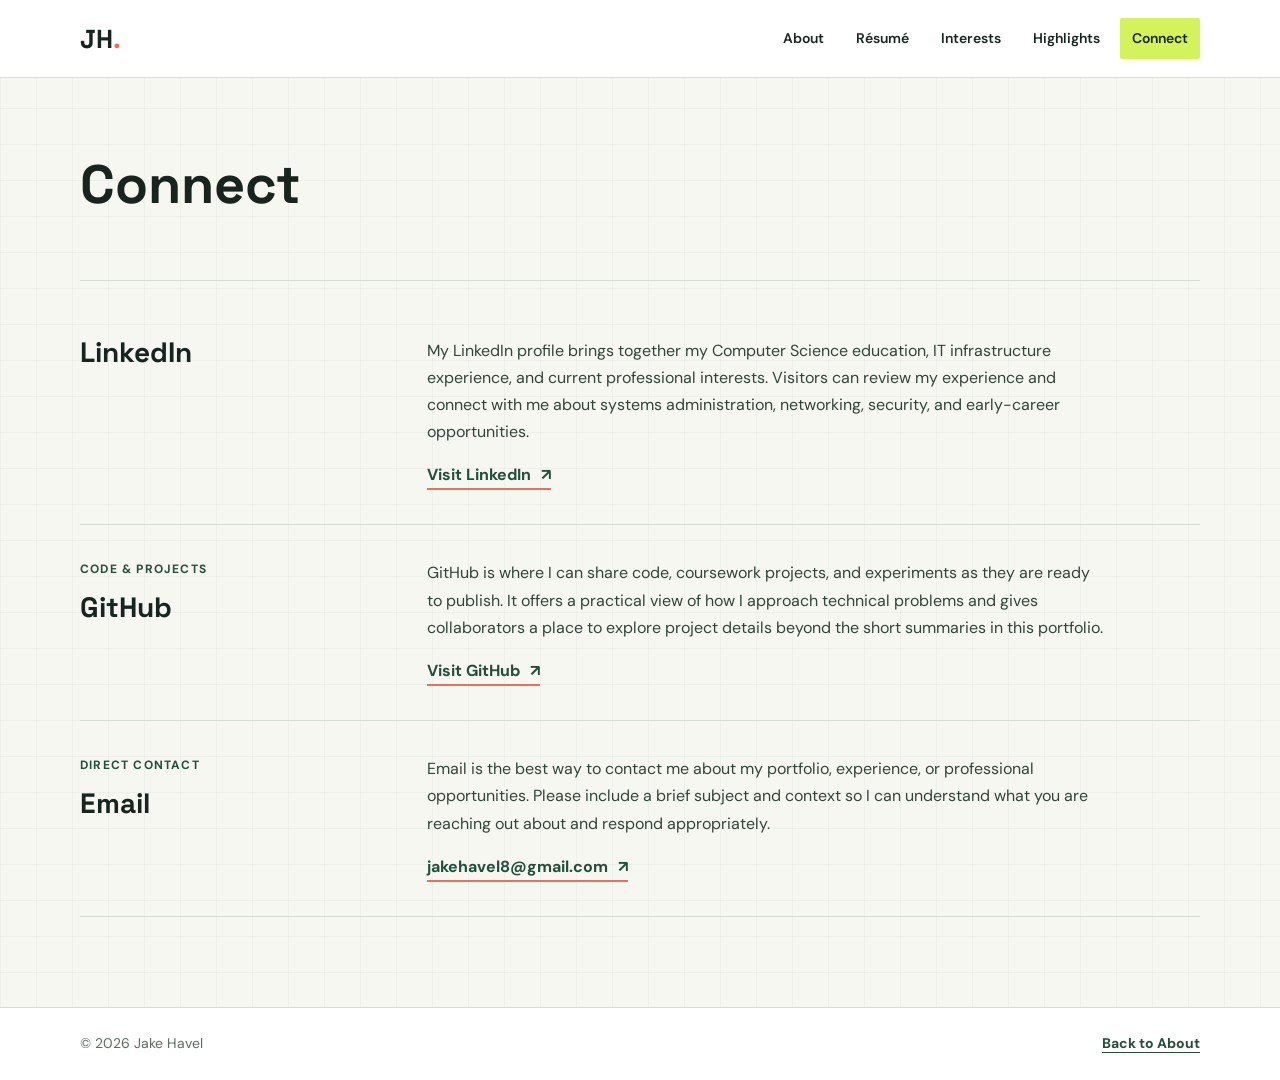
<file: contact.html>
<!DOCTYPE html>
<html lang="en">
<head>
  <meta charset="UTF-8">
  <meta name="viewport" content="width=device-width, initial-scale=1.0">
  <meta name="description" content="Connect with Jake Havel on LinkedIn, GitHub, or by email.">
  <title>Connect | Jake Havel</title>
  <link rel="preconnect" href="https://fonts.googleapis.com">
  <link rel="preconnect" href="https://fonts.gstatic.com" crossorigin>
  <link href="https://fonts.googleapis.com/css2?family=DM+Sans:wght@400;500;600;700&family=Space+Grotesk:wght@500;600;700&display=swap" rel="stylesheet">
  <link rel="stylesheet" href="style.css">
</head>
<body>
  <header class="site-header">
    <a class="wordmark" href="index.html" aria-label="Jake Havel, home">JH<span>.</span></a>
    <nav aria-label="Main navigation">
      <a href="index.html">About</a>
      <a href="resume.html">Résumé</a>
      <a href="interests.html">Interests</a>
      <a href="highlights.html">Highlights</a>
      <a class="active" aria-current="page" href="contact.html">Connect</a>
    </nav>
  </header>

  <main class="page-shell connect-page">
    <section class="page-intro">
      <h1>Connect</h1>
    </section>

    <section class="social-list" aria-label="Professional profiles">
      <article class="social-entry">
        <div><h2>LinkedIn</h2></div>
        <div><p>My LinkedIn profile brings together my Computer Science education, IT infrastructure experience, and current professional interests. Visitors can review my experience and connect with me about systems administration, networking, security, and early-career opportunities.</p><a class="text-link" href="https://www.linkedin.com/in/jake-havel-683056338/" target="_blank" rel="noopener noreferrer">Visit LinkedIn <span aria-hidden="true">↗</span></a></div>
      </article>
      <article class="social-entry">
        <div><p class="eyebrow">Code &amp; projects</p><h2>GitHub</h2></div>
        <div><p>GitHub is where I can share code, coursework projects, and experiments as they are ready to publish. It offers a practical view of how I approach technical problems and gives collaborators a place to explore project details beyond the short summaries in this portfolio.</p><a class="text-link" href="https://github.com/JakeHavel" target="_blank" rel="noopener noreferrer">Visit GitHub <span aria-hidden="true">↗</span></a></div>
      </article>
      <article class="social-entry">
        <div><p class="eyebrow">Direct contact</p><h2>Email</h2></div>
        <div><p>Email is the best way to contact me about my portfolio, experience, or professional opportunities. Please include a brief subject and context so I can understand what you are reaching out about and respond appropriately.</p><a class="text-link" href="mailto:jakehavel8@gmail.com">jakehavel8@gmail.com <span aria-hidden="true">↗</span></a></div>
      </article>
    </section>
  </main>

  <footer class="site-footer"><p>© 2026 Jake Havel</p><a href="index.html">Back to About</a></footer>
</body>
</html>
</file>
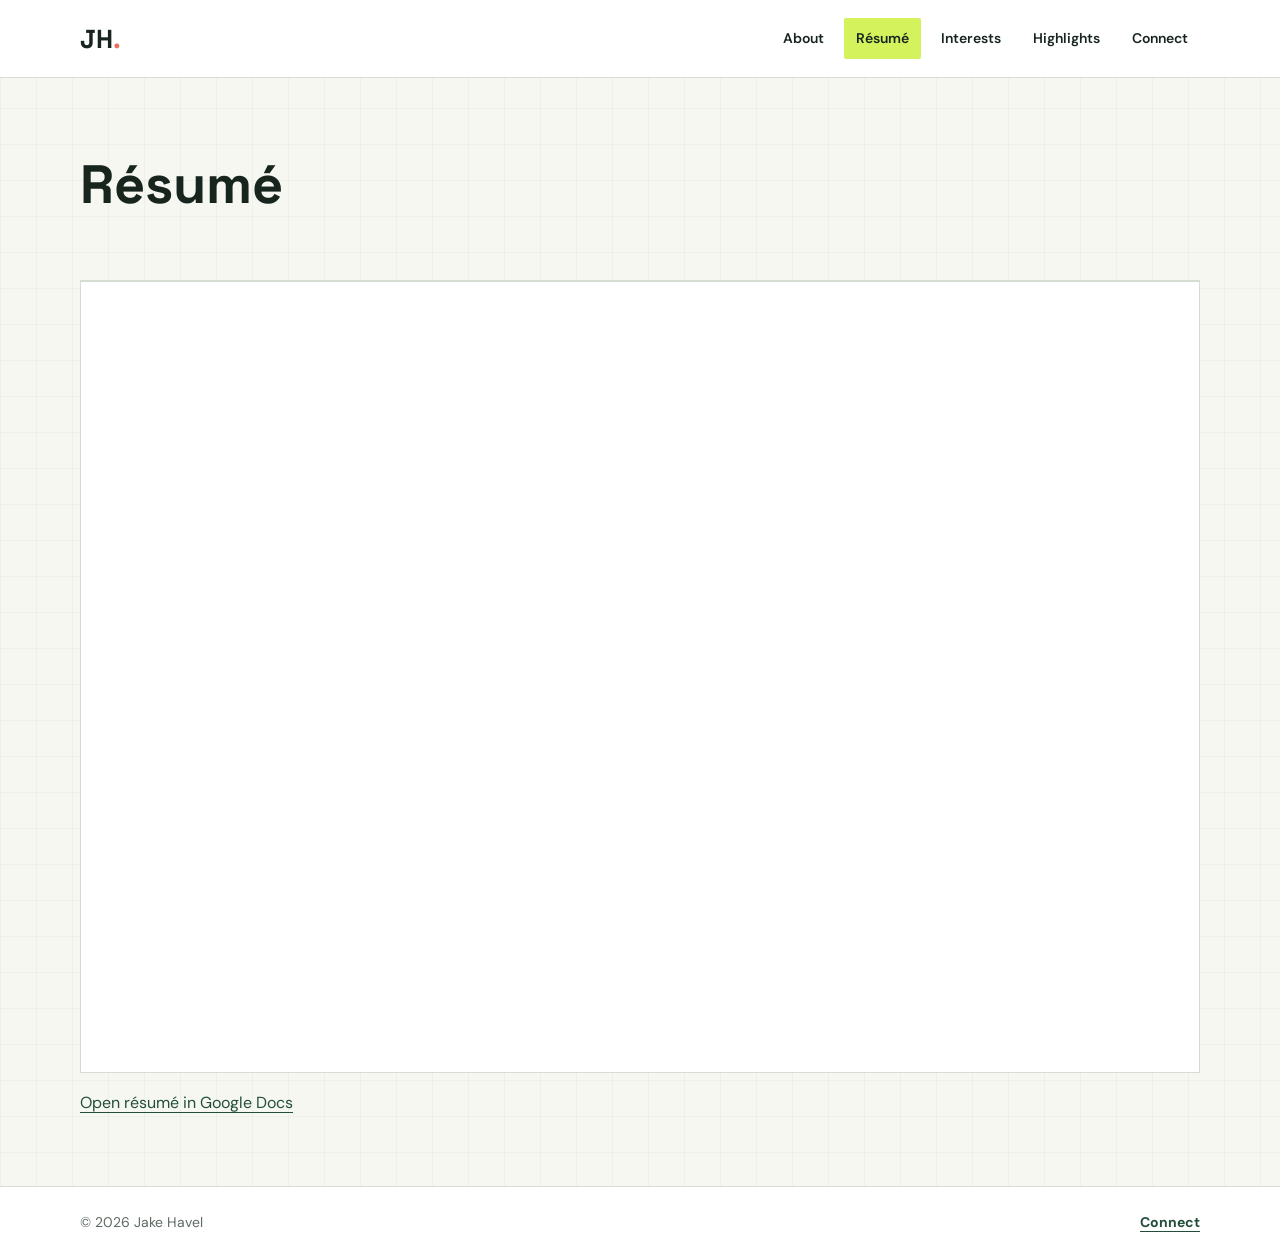
<file: resume.html>
<!DOCTYPE html>
<html lang="en">
<head>
  <meta charset="UTF-8">
  <meta name="viewport" content="width=device-width, initial-scale=1.0">
  <meta name="description" content="Jake Havel's education, experience, projects, and technical skills.">
  <title>Résumé | Jake Havel</title>
  <link rel="preconnect" href="https://fonts.googleapis.com">
  <link rel="preconnect" href="https://fonts.gstatic.com" crossorigin>
  <link href="https://fonts.googleapis.com/css2?family=DM+Sans:wght@400;500;600;700&family=Space+Grotesk:wght@500;600;700&display=swap" rel="stylesheet">
  <link rel="stylesheet" href="style.css">
</head>
<body>
  <header class="site-header">
    <a class="wordmark" href="index.html" aria-label="Jake Havel, home">JH<span>.</span></a>
    <nav aria-label="Main navigation">
      <a href="index.html">About</a>
      <a class="active" aria-current="page" href="resume.html">Résumé</a>
      <a href="interests.html">Interests</a>
      <a href="highlights.html">Highlights</a>
      <a href="contact.html">Connect</a>
    </nav>
  </header>

  <main class="page-shell resume-page">
    <section class="page-intro">
      <h1>Résumé</h1>
    </section>

    <section class="resume-document" aria-label="Embedded résumé document">
      <iframe
        class="resume-document-frame"
        src="https://docs.google.com/document/d/1cO2Wbj4ftQ656hs82rc9WyZBD1hBuZdpDckIMgBZJXk/preview"
        title="Jake Havel résumé"
        loading="lazy"
        allow="autoplay">
      </iframe>
    </section>
    <p class="resume-document-fallback"><a href="https://docs.google.com/document/d/1cO2Wbj4ftQ656hs82rc9WyZBD1hBuZdpDckIMgBZJXk/edit?usp=sharing" target="_blank" rel="noopener noreferrer">Open résumé in Google Docs</a></p>
  </main>

  <footer class="site-footer"><p>© 2026 Jake Havel</p><a href="contact.html">Connect</a></footer>
</body>
</html>
</file>
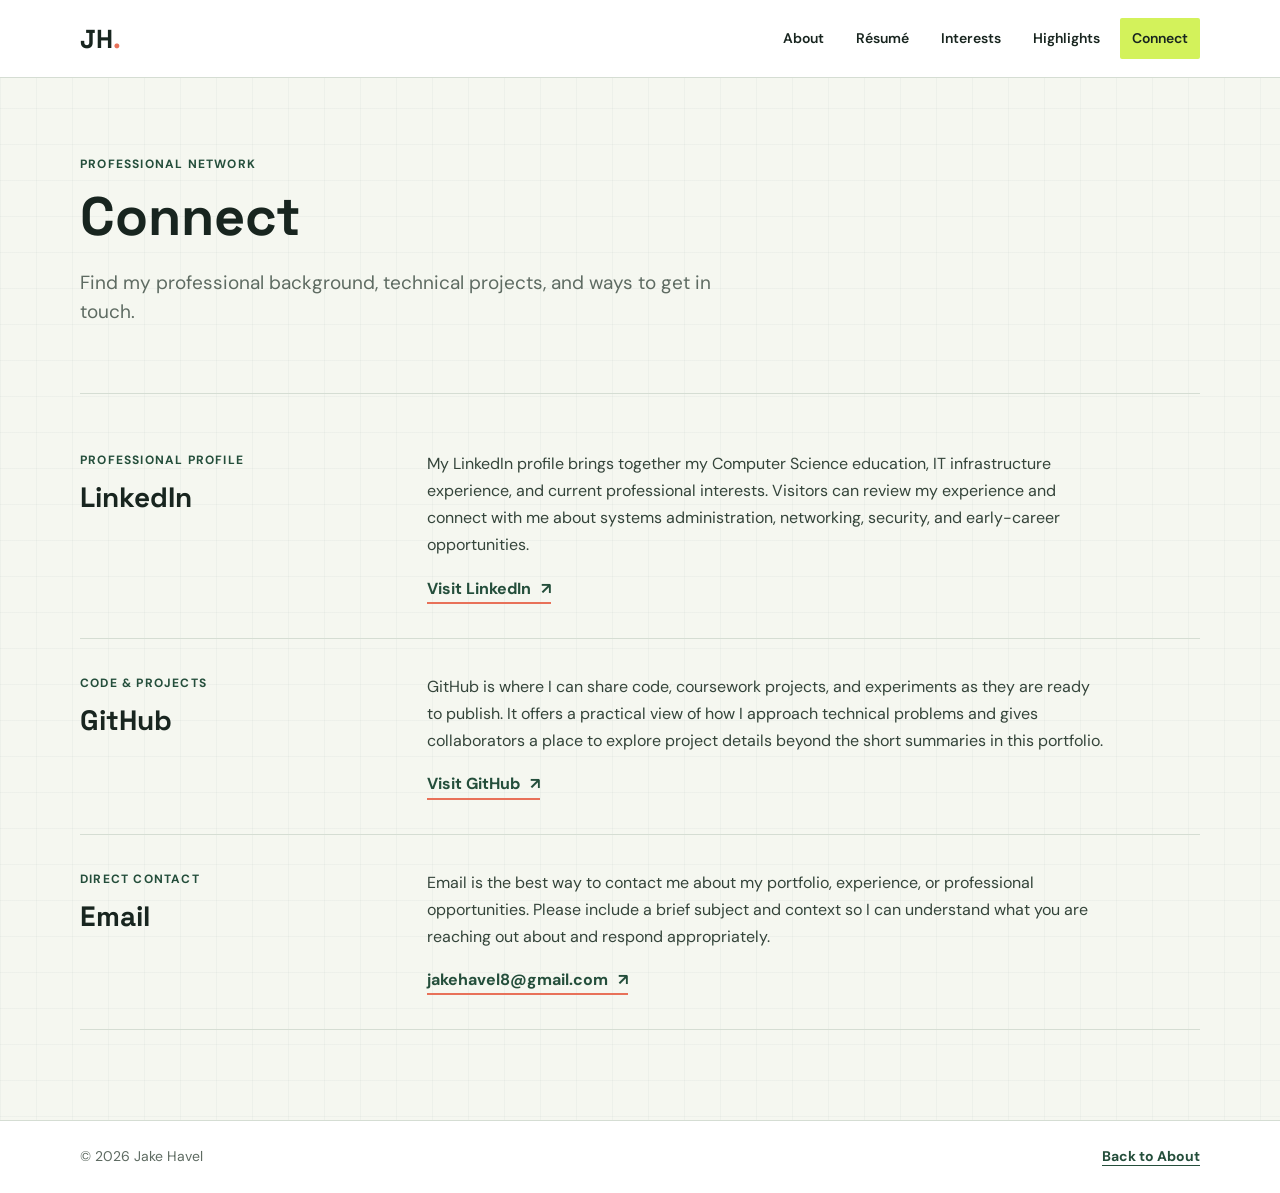
<file: JakeHavel.github.io/contact.html>
<!DOCTYPE html>
<html lang="en">
<head>
  <meta charset="UTF-8">
  <meta name="viewport" content="width=device-width, initial-scale=1.0">
  <meta name="description" content="Connect with Jake Havel on LinkedIn, GitHub, or by email.">
  <title>Connect | Jake Havel</title>
  <link rel="preconnect" href="https://fonts.googleapis.com">
  <link rel="preconnect" href="https://fonts.gstatic.com" crossorigin>
  <link href="https://fonts.googleapis.com/css2?family=DM+Sans:wght@400;500;600;700&family=Space+Grotesk:wght@500;600;700&display=swap" rel="stylesheet">
  <link rel="stylesheet" href="style.css">
</head>
<body>
  <header class="site-header">
    <a class="wordmark" href="index.html" aria-label="Jake Havel, home">JH<span>.</span></a>
    <nav aria-label="Main navigation">
      <a href="index.html">About</a>
      <a href="resume.html">Résumé</a>
      <a href="interests.html">Interests</a>
      <a href="highlights.html">Highlights</a>
      <a class="active" aria-current="page" href="contact.html">Connect</a>
    </nav>
  </header>

  <main class="page-shell connect-page">
    <section class="page-intro">
      <p class="eyebrow">Professional network</p>
      <h1>Connect</h1>
      <p class="intro-lede">Find my professional background, technical projects, and ways to get in touch.</p>
    </section>

    <section class="social-list" aria-label="Professional profiles">
      <article class="social-entry">
        <div><p class="eyebrow">Professional profile</p><h2>LinkedIn</h2></div>
        <div><p>My LinkedIn profile brings together my Computer Science education, IT infrastructure experience, and current professional interests. Visitors can review my experience and connect with me about systems administration, networking, security, and early-career opportunities.</p><a class="text-link" href="https://www.linkedin.com/in/jake-havel-683056338/" target="_blank" rel="noopener noreferrer">Visit LinkedIn <span aria-hidden="true">↗</span></a></div>
      </article>
      <article class="social-entry">
        <div><p class="eyebrow">Code &amp; projects</p><h2>GitHub</h2></div>
        <div><p>GitHub is where I can share code, coursework projects, and experiments as they are ready to publish. It offers a practical view of how I approach technical problems and gives collaborators a place to explore project details beyond the short summaries in this portfolio.</p><a class="text-link" href="https://github.com/JakeHavel" target="_blank" rel="noopener noreferrer">Visit GitHub <span aria-hidden="true">↗</span></a></div>
      </article>
      <article class="social-entry">
        <div><p class="eyebrow">Direct contact</p><h2>Email</h2></div>
        <div><p>Email is the best way to contact me about my portfolio, experience, or professional opportunities. Please include a brief subject and context so I can understand what you are reaching out about and respond appropriately.</p><a class="text-link" href="mailto:jakehavel8@gmail.com">jakehavel8@gmail.com <span aria-hidden="true">↗</span></a></div>
      </article>
    </section>
  </main>

  <footer class="site-footer"><p>© 2026 Jake Havel</p><a href="index.html">Back to About</a></footer>
</body>
</html>
</file>
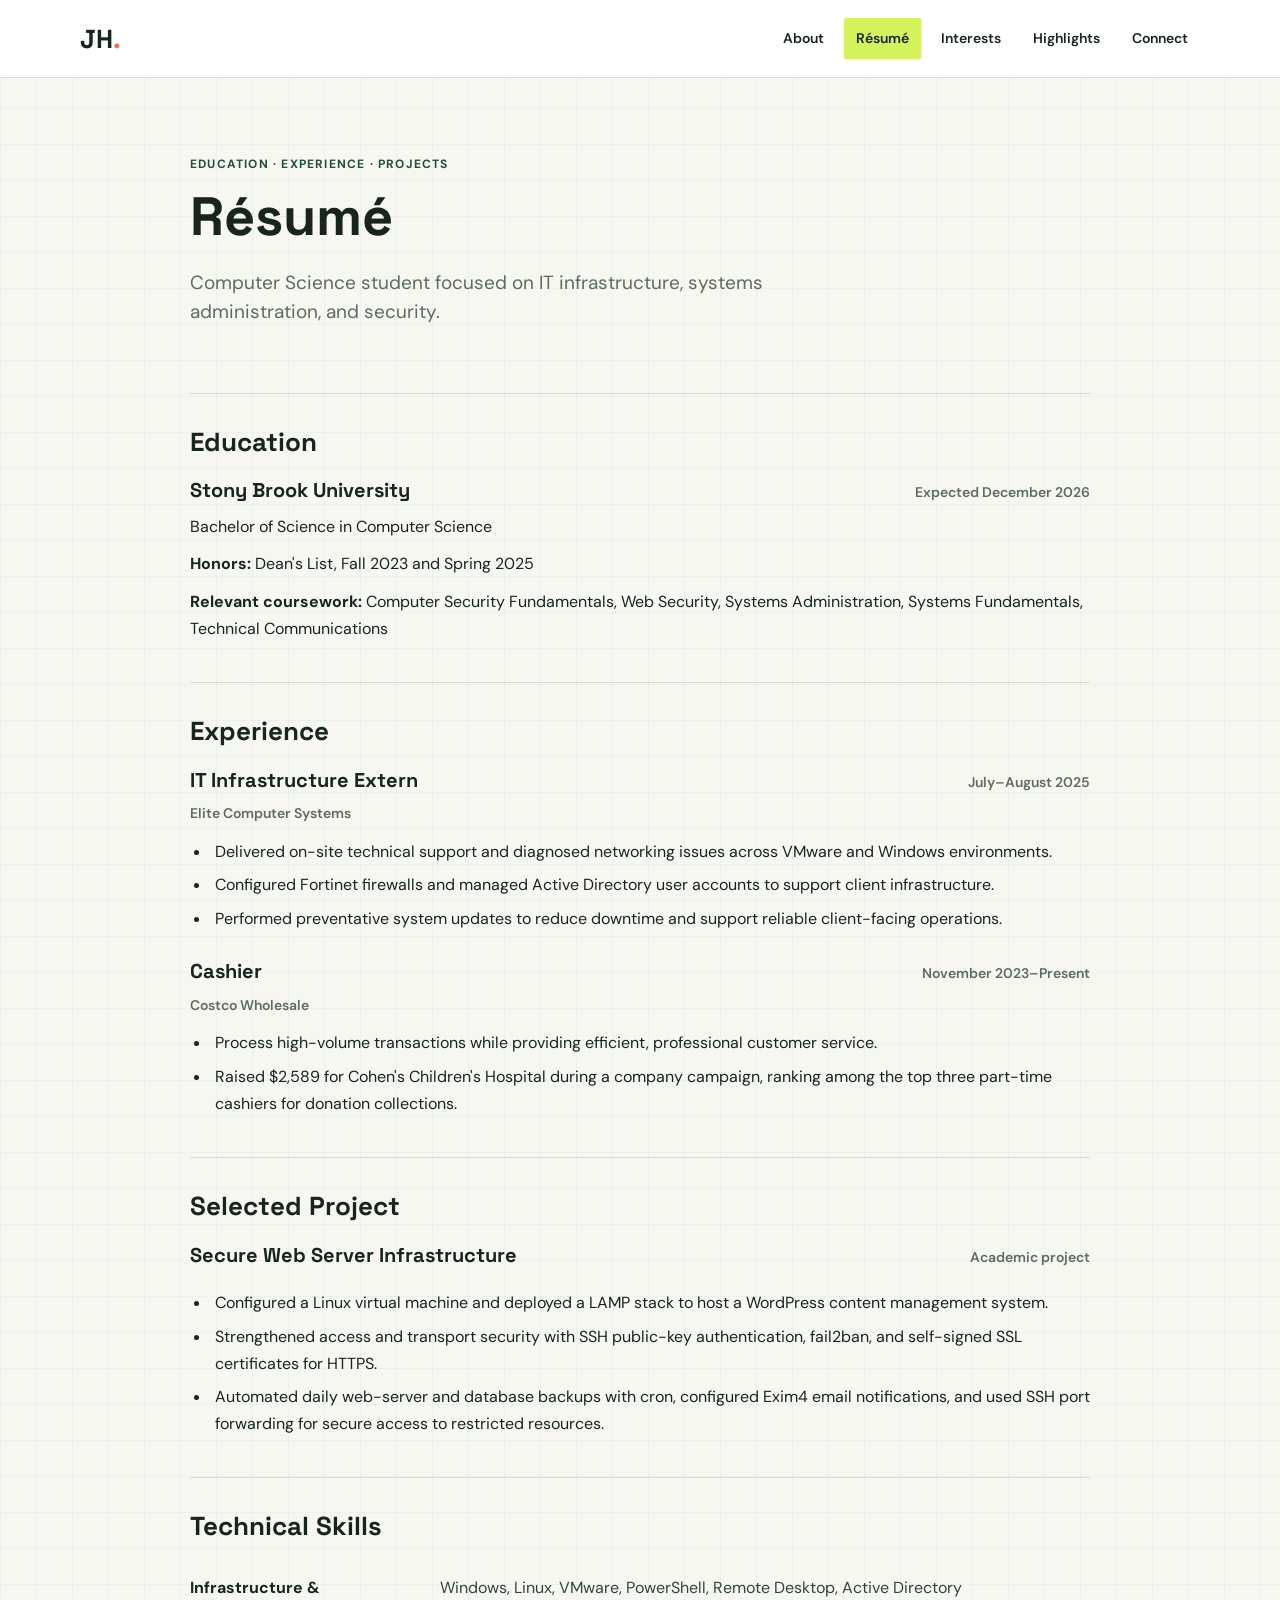
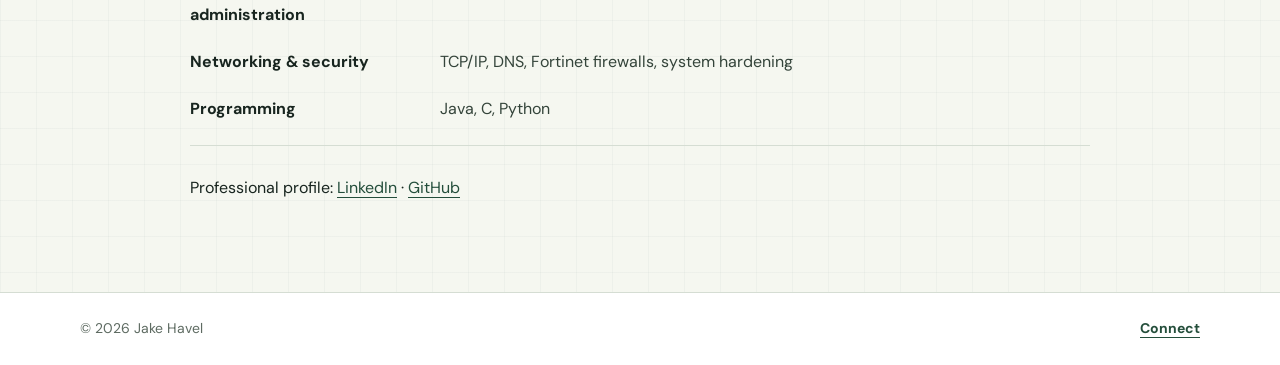
<file: JakeHavel.github.io/resume.html>
<!DOCTYPE html>
<html lang="en">
<head>
  <meta charset="UTF-8">
  <meta name="viewport" content="width=device-width, initial-scale=1.0">
  <meta name="description" content="Jake Havel's education, experience, projects, and technical skills.">
  <title>Résumé | Jake Havel</title>
  <link rel="preconnect" href="https://fonts.googleapis.com">
  <link rel="preconnect" href="https://fonts.gstatic.com" crossorigin>
  <link href="https://fonts.googleapis.com/css2?family=DM+Sans:wght@400;500;600;700&family=Space+Grotesk:wght@500;600;700&display=swap" rel="stylesheet">
  <link rel="stylesheet" href="style.css">
</head>
<body>
  <header class="site-header">
    <a class="wordmark" href="index.html" aria-label="Jake Havel, home">JH<span>.</span></a>
    <nav aria-label="Main navigation">
      <a href="index.html">About</a>
      <a class="active" aria-current="page" href="resume.html">Résumé</a>
      <a href="interests.html">Interests</a>
      <a href="highlights.html">Highlights</a>
      <a href="contact.html">Connect</a>
    </nav>
  </header>

  <main class="page-shell resume-page">
    <section class="page-intro">
      <p class="eyebrow">Education · Experience · Projects</p>
      <h1>Résumé</h1>
      <p class="intro-lede">Computer Science student focused on IT infrastructure, systems administration, and security.</p>
    </section>

    <section class="resume-section" aria-labelledby="education-heading">
      <h2 id="education-heading">Education</h2>
      <div class="resume-entry">
        <div class="entry-heading"><h3>Stony Brook University</h3><p>Expected December 2026</p></div>
        <p>Bachelor of Science in Computer Science</p>
        <p><strong>Honors:</strong> Dean's List, Fall 2023 and Spring 2025</p>
        <p><strong>Relevant coursework:</strong> Computer Security Fundamentals, Web Security, Systems Administration, Systems Fundamentals, Technical Communications</p>
      </div>
    </section>

    <section class="resume-section" aria-labelledby="experience-heading">
      <h2 id="experience-heading">Experience</h2>
      <div class="resume-entry">
        <div class="entry-heading"><h3>IT Infrastructure Extern</h3><p>July–August 2025</p></div>
        <p class="entry-subtitle">Elite Computer Systems</p>
        <ul>
          <li>Delivered on-site technical support and diagnosed networking issues across VMware and Windows environments.</li>
          <li>Configured Fortinet firewalls and managed Active Directory user accounts to support client infrastructure.</li>
          <li>Performed preventative system updates to reduce downtime and support reliable client-facing operations.</li>
        </ul>
      </div>
      <div class="resume-entry">
        <div class="entry-heading"><h3>Cashier</h3><p>November 2023–Present</p></div>
        <p class="entry-subtitle">Costco Wholesale</p>
        <ul>
          <li>Process high-volume transactions while providing efficient, professional customer service.</li>
          <li>Raised $2,589 for Cohen's Children's Hospital during a company campaign, ranking among the top three part-time cashiers for donation collections.</li>
        </ul>
      </div>
    </section>

    <section class="resume-section" aria-labelledby="projects-heading">
      <h2 id="projects-heading">Selected Project</h2>
      <div class="resume-entry">
        <div class="entry-heading"><h3>Secure Web Server Infrastructure</h3><p>Academic project</p></div>
        <ul>
          <li>Configured a Linux virtual machine and deployed a LAMP stack to host a WordPress content management system.</li>
          <li>Strengthened access and transport security with SSH public-key authentication, fail2ban, and self-signed SSL certificates for HTTPS.</li>
          <li>Automated daily web-server and database backups with cron, configured Exim4 email notifications, and used SSH port forwarding for secure access to restricted resources.</li>
        </ul>
      </div>
    </section>

    <section class="resume-section" aria-labelledby="skills-heading">
      <h2 id="skills-heading">Technical Skills</h2>
      <dl class="skills-list">
        <div><dt>Infrastructure &amp; administration</dt><dd>Windows, Linux, VMware, PowerShell, Remote Desktop, Active Directory</dd></div>
        <div><dt>Networking &amp; security</dt><dd>TCP/IP, DNS, Fortinet firewalls, system hardening</dd></div>
        <div><dt>Programming</dt><dd>Java, C, Python</dd></div>
      </dl>
    </section>

    <p class="resume-contact">Professional profile: <a href="https://www.linkedin.com/in/jake-havel-683056338/">LinkedIn</a> · <a href="https://github.com/JakeHavel">GitHub</a></p>
  </main>

  <footer class="site-footer"><p>© 2026 Jake Havel</p><a href="contact.html">Connect</a></footer>
</body>
</html>
</file>
<file: style.css>
:root {
  color-scheme: light;
  --paper: #f5f7f0;
  --white: #ffffff;
  --ink: #18251f;
  --green: #244e3b;
  --muted: #5e6b62;
  --line: #d5ddd3;
  --lime: #d3f25b;
  --coral: #e87159;
  --content: 1120px;
}

* { box-sizing: border-box; }

html { scroll-behavior: smooth; }

body {
  margin: 0;
  color: var(--ink);
  background-color: var(--paper);
  background-image: linear-gradient(rgba(36, 78, 59, 0.035) 1px, transparent 1px), linear-gradient(90deg, rgba(36, 78, 59, 0.035) 1px, transparent 1px);
  background-size: 36px 36px;
  font-family: 'DM Sans', sans-serif;
  font-size: 16px;
  line-height: 1.7;
}

a { color: var(--green); text-underline-offset: 4px; }
a:hover { color: #122f23; }
a:focus-visible { outline: 3px solid var(--coral); outline-offset: 4px; }
img { display: block; max-width: 100%; }

.site-header {
  min-height: 78px;
  padding: 0 max(5vw, calc((100vw - var(--content)) / 2));
  display: flex;
  align-items: center;
  justify-content: space-between;
  gap: 28px;
  background: var(--white);
  border-bottom: 1px solid var(--line);
}

.wordmark {
  color: var(--ink);
  font: 700 26px/1 'Space Grotesk', sans-serif;
  letter-spacing: 0;
  text-decoration: none;
}
.wordmark span { color: var(--coral); }

nav { display: flex; flex-wrap: wrap; align-items: center; gap: 8px; }
nav a {
  padding: 9px 12px;
  color: var(--ink);
  font-size: 14px;
  font-weight: 600;
  text-decoration: none;
  border-radius: 2px;
}
nav a:hover, nav a.active { color: var(--ink); background: var(--lime); }

.page-shell { width: min(var(--content), calc(100% - 48px)); min-width: 0; margin: 0 auto; }
.home-page { padding-top: 68px; }
.page-intro { padding: 76px 0 44px; border-bottom: 1px solid var(--line); }
.eyebrow { margin: 0 0 12px; color: var(--green); font-size: 12px; font-weight: 700; letter-spacing: 1.2px; text-transform: uppercase; }
h1, h2, h3 { margin-top: 0; color: var(--ink); font-family: 'Space Grotesk', sans-serif; line-height: 1.14; letter-spacing: 0; }
h1 { max-width: 760px; margin-bottom: 20px; font-size: 54px; }
h2 { margin-bottom: 16px; font-size: 30px; }
h3 { margin-bottom: 8px; font-size: 20px; }
p { margin-top: 0; }
.intro-lede { max-width: 690px; margin-bottom: 22px; color: var(--muted); font-size: 19px; line-height: 1.55; }

.intro-grid { display: grid; grid-template-columns: minmax(0, 1.3fr) minmax(260px, 0.7fr); align-items: center; gap: 70px; }
.intro-copy h1 { max-width: 690px; font-size: 58px; }
.intro-copy .intro-lede { max-width: 620px; }
.text-link { display: inline-flex; align-items: center; gap: 10px; color: var(--green); font-weight: 700; text-decoration: none; border-bottom: 2px solid var(--coral); }
.text-link:hover { color: var(--ink); border-color: var(--green); }
.portrait-frame { position: relative; width: min(100%, 300px); margin: 0 auto; padding: 8px 8px 32px; background: var(--white); transform: rotate(1deg); box-shadow: 0 10px 24px rgba(24, 37, 31, 0.1); }
.portrait-frame img { width: 100%; height: 210px; object-fit: cover; object-position: center 36%; filter: saturate(0.85); }
.portrait-frame figcaption { position: absolute; right: 14px; bottom: 6px; left: 14px; color: var(--muted); font-size: 12px; }

.about-section { max-width: 820px; margin: 0 auto; padding: 64px 0 48px; }
.about-copy p { margin-bottom: 22px; color: #34443a; }
.interest-banner { position: relative; width: min(100%, 720px); min-height: 250px; margin: 10px auto 64px; overflow: hidden; background: var(--green); color: var(--white); }
.interest-banner > img { position: absolute; inset: 0; width: 100%; height: 100%; object-fit: cover; opacity: 0.34; }
.interest-banner > div { position: relative; max-width: 620px; padding: 34px 40px; }
.interest-banner .eyebrow, .interest-banner h2, .interest-banner a { color: var(--white); }
.interest-banner h2 { font-size: 44px; }
.interest-banner .text-link { border-color: var(--lime); }

.feature-grid { padding: 52px 0 90px; }
.feature-item { display: grid; grid-template-columns: minmax(0, 220px) minmax(0, 1fr); gap: 32px; align-items: center; padding: 28px 0; border-bottom: 1px solid var(--line); }
.feature-item:first-child { padding-top: 0; }
.feature-item img { width: 100%; height: 150px; object-fit: cover; }
.feature-copy h2 { margin-bottom: 14px; font-size: 32px; }
.feature-copy p:last-child { max-width: 720px; margin-bottom: 0; color: #34443a; }

.highlight-list { padding: 24px 0 88px; }
.highlight-row { display: grid; grid-template-columns: minmax(0, 220px) minmax(0, 1fr); gap: 32px; align-items: center; padding: 28px 0; border-bottom: 1px solid var(--line); }
.highlight-row img { width: 100%; height: 150px; object-fit: cover; }
.highlight-copy h2 { font-size: 28px; }
.highlight-copy p:last-child { margin-bottom: 0; color: #34443a; }

.resume-page { max-width: var(--content); }
.resume-document { width: 100%; height: min(88vh, 1200px); min-height: 760px; overflow: hidden; background: var(--white); border: 1px solid var(--line); }
.resume-document-frame { display: block; width: 100%; height: 100%; border: 0; transform: scale(1.15); transform-origin: top center; }
.resume-document-fallback { padding: 16px 0 54px; }
.resume-section { padding: 34px 0 12px; border-bottom: 1px solid var(--line); }
.resume-section > h2 { margin-bottom: 22px; font-size: 26px; }
.resume-entry { margin-bottom: 28px; }
.entry-heading { display: flex; align-items: baseline; justify-content: space-between; gap: 20px; }
.entry-heading h3 { margin-bottom: 4px; }
.entry-heading p, .entry-subtitle { margin-bottom: 8px; color: var(--muted); font-size: 14px; font-weight: 600; }
.resume-entry > p { margin-bottom: 10px; }
.resume-entry ul { margin: 12px 0 0; padding-left: 21px; }
.resume-entry li { padding-left: 4px; margin: 6px 0; }
.skills-list { margin: 0; }
.skills-list div { display: grid; grid-template-columns: 230px 1fr; gap: 20px; padding: 10px 0; }
.skills-list dt { font-weight: 700; }
.skills-list dd { margin: 0; color: #34443a; }
.resume-contact { padding: 28px 0 75px; }

.social-list { padding: 22px 0 90px; }
.social-entry { display: grid; grid-template-columns: minmax(190px, 0.55fr) minmax(0, 1.45fr); gap: 54px; padding: 34px 0; border-bottom: 1px solid var(--line); }
.social-entry h2 { margin-bottom: 0; font-size: 28px; }
.social-entry p:not(.eyebrow) { max-width: 680px; margin-bottom: 16px; color: #34443a; }

.site-footer { display: flex; justify-content: space-between; gap: 20px; padding: 24px max(5vw, calc((100vw - var(--content)) / 2)); color: var(--muted); background: var(--white); border-top: 1px solid var(--line); font-size: 14px; }
.site-footer p { margin: 0; }
.site-footer a { color: var(--green); font-weight: 700; }

@media (max-width: 760px) {
  .site-header { align-items: flex-start; padding: 18px 24px; flex-direction: column; gap: 14px; }
  nav { gap: 2px; }
  nav a { padding: 8px 9px; }
  .page-shell { width: min(100% - 36px, var(--content)); }
  .home-page { padding-top: 42px; }
  .page-intro { padding-top: 52px; }
  h1, .intro-copy h1 { font-size: 42px; }
  .intro-grid { grid-template-columns: 1fr; gap: 36px; }
  .portrait-frame { width: min(100%, 260px); margin: 0 auto; }
  .portrait-frame img { height: 180px; }
  .about-section { padding: 44px 0 36px; }
  .interest-banner { min-height: 210px; margin-bottom: 44px; }
  .interest-banner > div { padding: 28px 22px; }
  .interest-banner h2 { font-size: 34px; }
  .feature-item, .highlight-row { grid-template-columns: minmax(0, 1fr); gap: 16px; padding: 24px 0; }
  .feature-item img, .highlight-row img { width: min(100%, 260px); height: 150px; aspect-ratio: auto; }
  .social-entry { grid-template-columns: 1fr; gap: 14px; }
  .resume-document { height: 82vh; min-height: 620px; }
  .resume-document-frame { transform: scale(1.08); }
  .skills-list div { grid-template-columns: 1fr; gap: 0; }
}

@media (max-width: 420px) {
  .site-header { padding-inline: 18px; }
  nav a { font-size: 13px; }
  .page-shell { width: calc(100% - 32px); }
  h1, .intro-copy h1 { font-size: 36px; }
  .intro-lede { font-size: 17px; }
  .entry-heading { align-items: flex-start; flex-direction: column; gap: 2px; }
  .site-footer { padding-inline: 18px; }
}

@media (prefers-reduced-motion: reduce) {
  html { scroll-behavior: auto; }
  *, *::before, *::after { animation-duration: 0.01ms !important; transition-duration: 0.01ms !important; }
}
</file>
<file: JakeHavel.github.io/style.css>
:root {
  color-scheme: light;
  --paper: #f5f7f0;
  --white: #ffffff;
  --ink: #18251f;
  --green: #244e3b;
  --muted: #5e6b62;
  --line: #d5ddd3;
  --lime: #d3f25b;
  --coral: #e87159;
  --content: 1120px;
}

* { box-sizing: border-box; }

html { scroll-behavior: smooth; }

body {
  margin: 0;
  color: var(--ink);
  background-color: var(--paper);
  background-image: linear-gradient(rgba(36, 78, 59, 0.035) 1px, transparent 1px), linear-gradient(90deg, rgba(36, 78, 59, 0.035) 1px, transparent 1px);
  background-size: 36px 36px;
  font-family: 'DM Sans', sans-serif;
  font-size: 16px;
  line-height: 1.7;
}

a { color: var(--green); text-underline-offset: 4px; }
a:hover { color: #122f23; }
a:focus-visible { outline: 3px solid var(--coral); outline-offset: 4px; }
img { display: block; max-width: 100%; }

.site-header {
  min-height: 78px;
  padding: 0 max(5vw, calc((100vw - var(--content)) / 2));
  display: flex;
  align-items: center;
  justify-content: space-between;
  gap: 28px;
  background: var(--white);
  border-bottom: 1px solid var(--line);
}

.wordmark {
  color: var(--ink);
  font: 700 26px/1 'Space Grotesk', sans-serif;
  letter-spacing: 0;
  text-decoration: none;
}
.wordmark span { color: var(--coral); }

nav { display: flex; flex-wrap: wrap; align-items: center; gap: 8px; }
nav a {
  padding: 9px 12px;
  color: var(--ink);
  font-size: 14px;
  font-weight: 600;
  text-decoration: none;
  border-radius: 2px;
}
nav a:hover, nav a.active { color: var(--ink); background: var(--lime); }

.page-shell { width: min(var(--content), calc(100% - 48px)); margin: 0 auto; }
.home-page { padding-top: 68px; }
.page-intro { padding: 76px 0 44px; border-bottom: 1px solid var(--line); }
.eyebrow { margin: 0 0 12px; color: var(--green); font-size: 12px; font-weight: 700; letter-spacing: 1.2px; text-transform: uppercase; }
h1, h2, h3 { margin-top: 0; color: var(--ink); font-family: 'Space Grotesk', sans-serif; line-height: 1.14; letter-spacing: 0; }
h1 { max-width: 760px; margin-bottom: 20px; font-size: 54px; }
h2 { margin-bottom: 16px; font-size: 30px; }
h3 { margin-bottom: 8px; font-size: 20px; }
p { margin-top: 0; }
.intro-lede { max-width: 690px; margin-bottom: 22px; color: var(--muted); font-size: 19px; line-height: 1.55; }

.intro-grid { display: grid; grid-template-columns: minmax(0, 1.3fr) minmax(260px, 0.7fr); align-items: center; gap: 70px; }
.intro-copy h1 { max-width: 690px; font-size: 58px; }
.intro-copy .intro-lede { max-width: 620px; }
.text-link { display: inline-flex; align-items: center; gap: 10px; color: var(--green); font-weight: 700; text-decoration: none; border-bottom: 2px solid var(--coral); }
.text-link:hover { color: var(--ink); border-color: var(--green); }
.portrait-frame { position: relative; margin: 0; padding: 12px 12px 38px; background: var(--white); transform: rotate(2deg); box-shadow: 0 14px 34px rgba(24, 37, 31, 0.12); }
.portrait-frame img { width: 100%; height: 320px; object-fit: cover; object-position: center 36%; filter: saturate(0.85); }
.portrait-frame figcaption { position: absolute; right: 14px; bottom: 6px; left: 14px; color: var(--muted); font-size: 12px; }

.about-section { display: grid; grid-template-columns: minmax(230px, 0.7fr) minmax(0, 1.3fr); gap: 80px; padding: 94px 0 72px; }
.section-heading { position: sticky; top: 30px; align-self: start; }
.section-heading h2 { max-width: 360px; font-size: 36px; }
.about-copy p { margin-bottom: 22px; color: #34443a; }
.interest-banner { position: relative; min-height: 330px; margin: 10px 0 86px; overflow: hidden; background: var(--green); color: var(--white); }
.interest-banner > img { position: absolute; inset: 0; width: 100%; height: 100%; object-fit: cover; opacity: 0.46; }
.interest-banner > div { position: relative; max-width: 620px; padding: 58px; }
.interest-banner .eyebrow, .interest-banner h2, .interest-banner a { color: var(--white); }
.interest-banner h2 { font-size: 44px; }
.interest-banner .text-link { border-color: var(--lime); }

.feature-grid { padding: 52px 0 90px; }
.feature-item { display: grid; grid-template-columns: minmax(240px, 0.72fr) minmax(0, 1.28fr); gap: 48px; align-items: center; padding: 34px 0; border-bottom: 1px solid var(--line); }
.feature-item:first-child { padding-top: 0; }
.feature-item img { width: 100%; height: 260px; object-fit: cover; }
.feature-copy h2 { margin-bottom: 14px; font-size: 32px; }
.feature-copy p:last-child { max-width: 720px; margin-bottom: 0; color: #34443a; }

.highlight-list { padding: 24px 0 88px; }
.highlight-row { display: grid; grid-template-columns: minmax(250px, 0.72fr) minmax(0, 1.28fr); gap: 48px; align-items: center; padding: 36px 0; border-bottom: 1px solid var(--line); }
.highlight-row img { width: 100%; height: 240px; object-fit: cover; }
.highlight-copy h2 { font-size: 28px; }
.highlight-copy p:last-child { margin-bottom: 0; color: #34443a; }

.resume-page { max-width: 900px; }
.resume-section { padding: 34px 0 12px; border-bottom: 1px solid var(--line); }
.resume-section > h2 { margin-bottom: 22px; font-size: 26px; }
.resume-entry { margin-bottom: 28px; }
.entry-heading { display: flex; align-items: baseline; justify-content: space-between; gap: 20px; }
.entry-heading h3 { margin-bottom: 4px; }
.entry-heading p, .entry-subtitle { margin-bottom: 8px; color: var(--muted); font-size: 14px; font-weight: 600; }
.resume-entry > p { margin-bottom: 10px; }
.resume-entry ul { margin: 12px 0 0; padding-left: 21px; }
.resume-entry li { padding-left: 4px; margin: 6px 0; }
.skills-list { margin: 0; }
.skills-list div { display: grid; grid-template-columns: 230px 1fr; gap: 20px; padding: 10px 0; }
.skills-list dt { font-weight: 700; }
.skills-list dd { margin: 0; color: #34443a; }
.resume-contact { padding: 28px 0 75px; }

.social-list { padding: 22px 0 90px; }
.social-entry { display: grid; grid-template-columns: minmax(190px, 0.55fr) minmax(0, 1.45fr); gap: 54px; padding: 34px 0; border-bottom: 1px solid var(--line); }
.social-entry h2 { margin-bottom: 0; font-size: 28px; }
.social-entry p:not(.eyebrow) { max-width: 680px; margin-bottom: 16px; color: #34443a; }

.site-footer { display: flex; justify-content: space-between; gap: 20px; padding: 24px max(5vw, calc((100vw - var(--content)) / 2)); color: var(--muted); background: var(--white); border-top: 1px solid var(--line); font-size: 14px; }
.site-footer p { margin: 0; }
.site-footer a { color: var(--green); font-weight: 700; }

@media (max-width: 760px) {
  .site-header { align-items: flex-start; padding: 18px 24px; flex-direction: column; gap: 14px; }
  nav { gap: 2px; }
  nav a { padding: 8px 9px; }
  .page-shell { width: min(100% - 36px, var(--content)); }
  .home-page { padding-top: 42px; }
  .page-intro { padding-top: 52px; }
  h1, .intro-copy h1 { font-size: 42px; }
  .intro-grid { grid-template-columns: 1fr; gap: 36px; }
  .portrait-frame { width: min(100%, 420px); margin: 0 auto; }
  .portrait-frame img { height: 340px; }
  .about-section { grid-template-columns: 1fr; gap: 24px; padding: 64px 0 46px; }
  .section-heading { position: static; }
  .section-heading h2 { font-size: 30px; }
  .interest-banner { min-height: 300px; margin-bottom: 54px; }
  .interest-banner > div { padding: 38px 28px; }
  .interest-banner h2 { font-size: 34px; }
  .feature-item, .highlight-row { grid-template-columns: 1fr; gap: 22px; padding: 28px 0; }
  .feature-item img, .highlight-row img { height: auto; aspect-ratio: 16 / 10; }
  .social-entry { grid-template-columns: 1fr; gap: 14px; }
  .skills-list div { grid-template-columns: 1fr; gap: 0; }
}

@media (max-width: 420px) {
  .site-header { padding-inline: 18px; }
  nav a { font-size: 13px; }
  .page-shell { width: calc(100% - 32px); }
  h1, .intro-copy h1 { font-size: 36px; }
  .intro-lede { font-size: 17px; }
  .entry-heading { align-items: flex-start; flex-direction: column; gap: 2px; }
  .site-footer { padding-inline: 18px; }
}

@media (prefers-reduced-motion: reduce) {
  html { scroll-behavior: auto; }
  *, *::before, *::after { animation-duration: 0.01ms !important; transition-duration: 0.01ms !important; }
}
</file>
